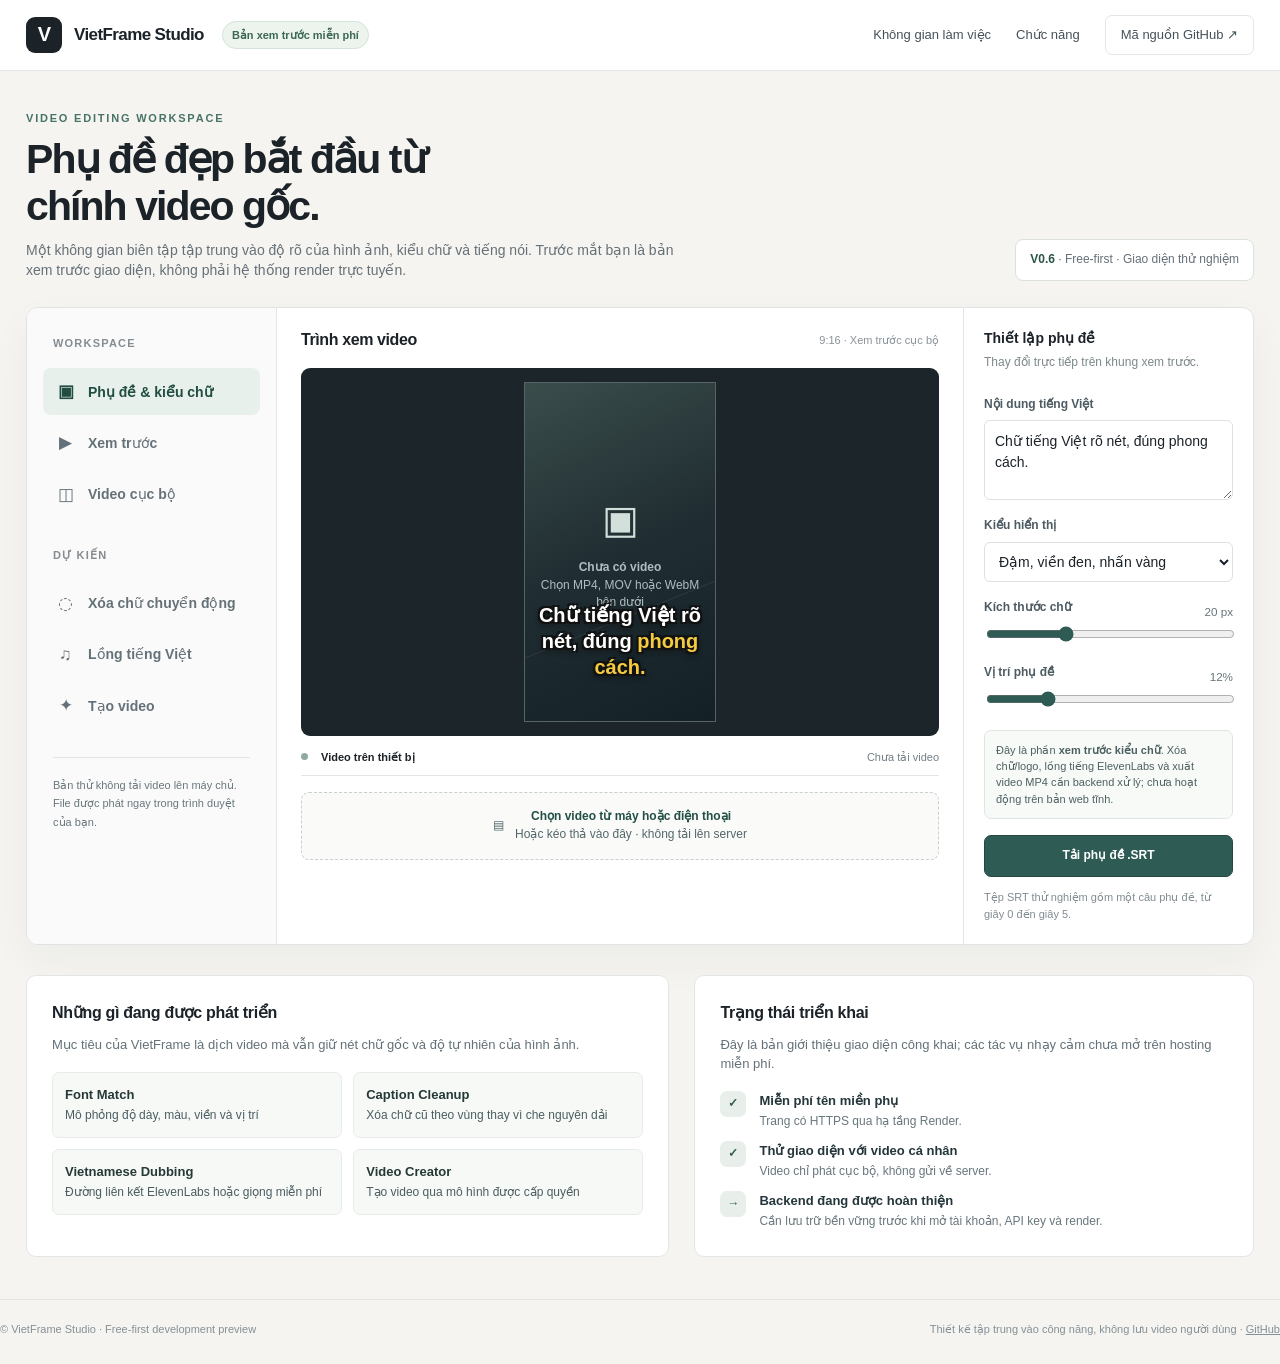
<file: public/preview.html>
<!doctype html>
<html lang="vi">
<head>
<meta charset="utf-8">
<meta name="viewport" content="width=device-width,initial-scale=1">
<meta name="theme-color" content="#F5F4F0">
<meta name="description" content="VietFrame Studio – studio phụ đề và biên tập video với phong cách tinh gọn. Bản xem trước miễn phí.">
<title>VietFrame Studio — Video workspace</title>
<style>
:root{--ink:#1b2228;--muted:#657078;--paper:#f5f4f0;--card:#fff;--line:#e3e6e7;--accent:#2e5c54;--accent-soft:#e4eee8;--gold:#f5cb3f}
*{box-sizing:border-box}html{scroll-behavior:smooth}body{margin:0;background:var(--paper);color:var(--ink);font-family:Inter,"Segoe UI",Arial,sans-serif;line-height:1.48;font-size:14px}button,input,textarea,select{font:inherit}button{cursor:pointer}a{color:inherit;text-decoration:none}a:focus-visible,button:focus-visible,input:focus-visible,textarea:focus-visible,select:focus-visible{outline:3px solid #96b3a8;outline-offset:2px}.page{max-width:1360px;margin:auto;padding:0 26px}
.top{background:#fff;border-bottom:1px solid var(--line)}.top-inner{min-height:70px;display:flex;align-items:center;gap:18px}.logo{display:flex;align-items:center;gap:12px;font-weight:750;font-size:17px;letter-spacing:-.6px}.brand-icon{display:grid;place-items:center;width:36px;height:36px;border-radius:9px;background:var(--ink);color:white;font-size:20px;font-weight:800}.meta{font-size:11px;font-weight:600;border:1px solid #d4e3da;background:#ecf4ed;color:#3d6756;padding:5px 9px;border-radius:20px}.nav{display:flex;align-items:center;gap:25px;margin-left:auto;font-size:13px;color:#455159}.nav a:hover{color:#1c5248}.nav .outline{border:1px solid var(--line);padding:9px 15px;border-radius:7px;background:#fff}
.head{padding:39px 0 26px;display:flex;align-items:flex-end;justify-content:space-between;gap:20px}.eyebrow{color:#477369;text-transform:uppercase;font-size:11px;font-weight:800;letter-spacing:1.8px}.head h1{font-size:clamp(27px,3.2vw,41px);line-height:1.14;letter-spacing:-1.9px;margin:10px 0}.lead{margin:0;color:var(--muted);max-width:650px}.head-tag{border:1px solid #dbe1dc;background:#fff;border-radius:8px;padding:11px 14px;color:#657078;white-space:nowrap;font-size:12px}.head-tag strong{color:#2c554a}
.workspace{display:grid;grid-template-columns:250px minmax(0,1fr) 290px;min-height:550px;background:var(--card);border:1px solid #dfe3e5;border-radius:12px;box-shadow:0 16px 44px rgba(31,44,46,.045);overflow:hidden}.left{padding:22px 16px;border-right:1px solid var(--line);background:#fafafa}.side-h{font-size:11px;color:#858c91;letter-spacing:1.2px;font-weight:750;margin:5px 10px 17px}.side-item{display:flex;align-items:center;gap:12px;color:#657178;padding:11px 12px;border-radius:8px;margin-bottom:4px;font-weight:550}.side-item.active{background:#e8f0eb;color:#224d42;font-weight:750}.glyph{font-size:17px;width:21px;text-align:center}.side-section{margin-top:29px}.side-foot{margin:27px 10px 0;padding-top:18px;border-top:1px solid var(--line);font-size:11px;color:#69777c;line-height:1.7}
.main{padding:20px 24px 25px;min-width:0}.section-top{display:flex;justify-content:space-between;align-items:center;gap:10px;padding-bottom:16px}.section-top h2{font-size:16px;letter-spacing:-.4px;margin:0}.section-top small{color:#899399;font-size:11px}.preview-area{border-radius:9px;min-height:368px;background:#1c2529;display:flex;align-items:center;justify-content:center;overflow:hidden;position:relative;isolation:isolate}.video-stage{height:340px;aspect-ratio:9/16;max-width:90%;position:relative;display:flex;align-items:center;justify-content:center;background:linear-gradient(155deg,#3a4d4b,#202d32 50%,#132026);overflow:hidden;border:1px solid #576365}.video-stage:before{content:"";position:absolute;width:180%;height:1px;background:#ffffff15;top:70%;transform:rotate(-22deg)}.video-stage video{width:100%;height:100%;object-fit:contain;display:none;background:black}.placeholder{color:#aebec0;text-align:center;padding:15px;font-size:12px}.placeholder span{display:block;font-size:39px;margin-bottom:10px;color:#d2dfdb}.subtitle{position:absolute;bottom:12%;left:4%;width:92%;text-align:center;color:white;font-size:clamp(15px,2vw,21px);font-weight:900;text-shadow:2px 2px 0 #111,-2px 2px 0 #111,2px -2px 0 #111,-2px -2px 0 #111,0 3px 6px #111;pointer-events:none;line-height:1.3;overflow-wrap:anywhere}.subtitle mark{background:none;color:var(--gold)}.video-stage[data-style="clean"] .subtitle{font-weight:700;text-shadow:0 2px 6px #000,0 0 1px #000}.video-stage[data-style="cinema"] .subtitle{font-weight:850;text-shadow:0 1px 0 #000,0 2px 7px #000,0 0 2px #000;letter-spacing:.2px}.play-controls{display:flex;align-items:center;gap:13px;padding:13px 0 10px;color:#727f86;font-size:11px;border-bottom:1px solid var(--line)}.dot{width:7px;height:7px;border-radius:50%;background:#91aa9f}.play-controls strong{color:var(--ink);font-weight:650}.info{text-align:right;margin-left:auto}.drag{display:flex;align-items:center;justify-content:center;gap:11px;min-height:68px;padding:13px;border:1px dashed #c7d0d0;border-radius:8px;background:#fafbf9;text-align:center;color:#54666b;font-size:12px;margin-top:16px;cursor:pointer}.drag strong{color:#244f45}.drag.dragover{border-color:#477469;background:#eef7f1}.drag input{display:none}
.right{padding:20px;border-left:1px solid var(--line)}.panel-h{font-weight:780;margin:0 0 5px;font-size:14px}.panel-sub{font-size:12px;color:#7c888b;margin:0 0 24px}.control{margin-bottom:17px}.control label{display:block;font-weight:650;color:#4d5b62;margin-bottom:7px;font-size:12px}.control textarea,.control select,.control input[type="text"],.control input[type="number"]{display:block;width:100%;border:1px solid #dce1e1;background:white;border-radius:6px;padding:10px;color:var(--ink);resize:vertical}.control textarea{min-height:80px}.control input[type="range"]{width:100%;accent-color:var(--accent)}.control .value{display:flex;align-items:center;justify-content:space-between;gap:12px}.control small{color:#67747b}.sample{border:1px solid #e0e5e4;border-radius:7px;background:#f7faf7;padding:11px;margin:16px 0;color:#4d6061;font-size:11px}.btn{border:1px solid #24473f;background:var(--accent);color:white;border-radius:7px;padding:11px 15px;font-size:12px;font-weight:750}.btn.block{width:100%}.btn.secondary{border-color:#d3dcda;background:#fff;color:#305b50}.btn:disabled{opacity:.5;cursor:not-allowed}.small-note{font-size:11px;color:#808c91;line-height:1.6;margin-top:12px}.below{display:grid;grid-template-columns:1.15fr 1fr;gap:25px;padding:30px 0 42px}.pane{background:white;border:1px solid var(--line);border-radius:10px;padding:25px}.pane h3{font-size:16px;margin:0 0 10px;letter-spacing:-.3px}.pane p{color:#637178;font-size:13px;margin:0 0 18px}.feature-grid{display:grid;grid-template-columns:1fr 1fr;gap:11px}.feature{background:#f7f9f7;border:1px solid #e8ece8;padding:12px;border-radius:7px;font-size:12px;color:#4b5d61}.feature b{display:block;color:#253936;font-size:13px;margin-bottom:3px}.steps{display:grid;gap:10px}.step{display:flex;gap:13px;align-items:flex-start;font-size:12px;color:#68777d}.step i{font-style:normal;display:grid;place-items:center;background:#e8eee9;color:#345d50;width:26px;height:26px;flex:0 0 auto;border-radius:7px;font-weight:800}.step strong{display:block;color:#24363b;font-size:13px;margin-bottom:3px}.footer{border-top:1px solid var(--line);color:#849097;font-size:11px;padding:21px 0 27px;display:flex;justify-content:space-between;gap:20px}.footer a{text-decoration:underline}
@media(max-width:1120px){.workspace{grid-template-columns:196px minmax(0,1fr) 265px}.main{padding:18px 15px}.right{padding:18px 14px}.left{padding:18px 10px}}
@media(max-width:900px){.workspace{grid-template-columns:1fr}.left{display:flex;gap:5px;align-items:center;overflow-x:auto;border-right:0;border-bottom:1px solid var(--line);padding:10px}.side-h,.side-foot,.side-section{display:none}.side-item{margin:0;white-space:nowrap;padding:8px 10px;font-size:12px}.left .side-item{display:flex}.main{padding:17px 20px}.right{border-left:0;border-top:1px solid var(--line);padding:21px}.preview-area{min-height:350px}.video-stage{height:322px}.below{grid-template-columns:1fr 1fr}.head-tag{display:none}}
@media(max-width:640px){.page{padding:0 14px}.top-inner{min-height:58px}.logo{font-size:14px}.brand-icon{width:31px;height:31px}.meta{font-size:10px}.nav{gap:9px;font-size:11px}.nav a:not(.outline){display:none}.nav .outline{padding:8px 9px}.head{padding:26px 0 20px}.head h1{font-size:29px;letter-spacing:-1.1px}.lead{font-size:13px}.main{padding:15px}.section-top h2{font-size:14px}.preview-area{min-height:335px}.video-stage{height:315px}.below{grid-template-columns:1fr;gap:12px;padding:17px 0 30px}.pane{padding:18px}.feature-grid{grid-template-columns:1fr 1fr}.footer{flex-direction:column;gap:5px}.side-item{font-size:11px}}
</style>
</head>
<body>
<header class="top"><div class="page top-inner">
<a class="logo" href="/" aria-label="VietFrame Studio, trang chủ"><span class="brand-icon">V</span><span>VietFrame Studio</span></a>
<span class="meta">Bản xem trước miễn phí</span>
<nav class="nav"><a href="#workstation">Không gian làm việc</a><a href="#features">Chức năng</a><a class="outline" href="https://github.com/lenhatbin1905-arch/cinema-nova-cloud/tree/feature/vietframe-studio-free-first-v02" target="_blank" rel="noopener noreferrer">Mã nguồn GitHub ↗</a></nav>
</div></header>
<main class="page">
<div class="head">
<div><div class="eyebrow">Video editing workspace</div><h1>Phụ đề đẹp bắt đầu từ<br>chính video gốc.</h1><p class="lead">Một không gian biên tập tập trung vào độ rõ của hình ảnh, kiểu chữ và tiếng nói. Trước mắt bạn là bản xem trước giao diện, không phải hệ thống render trực tuyến.</p></div>
<div class="head-tag"><strong>V0.6</strong> · Free-first · Giao diện thử nghiệm</div>
</div>
<section class="workspace" id="workstation" aria-label="Trình biên tập phụ đề">
<aside class="left">
<div class="side-h">WORKSPACE</div>
<div class="side-item active"><span class="glyph">▣</span>Phụ đề & kiểu chữ</div>
<div class="side-item"><span class="glyph">▶</span>Xem trước</div>
<div class="side-item"><span class="glyph">◫</span>Video cục bộ</div>
<div class="side-section"><div class="side-h">DỰ KIẾN</div><div class="side-item"><span class="glyph">◌</span>Xóa chữ chuyển động</div><div class="side-item"><span class="glyph">♫</span>Lồng tiếng Việt</div><div class="side-item"><span class="glyph">✦</span>Tạo video</div></div>
<div class="side-foot">Bản thử không tải video lên máy chủ. File được phát ngay trong trình duyệt của bạn.</div>
</aside>
<div class="main">
<div class="section-top"><h2>Trình xem video</h2><small>9:16 · Xem trước cục bộ</small></div>
<div class="preview-area"><div class="video-stage" id="stage" data-style="bold">
<video id="sourceVideo" controls playsinline preload="metadata" aria-label="Video tải từ thiết bị"></video>
<div class="placeholder" id="placeholder"><span>▣</span><strong>Chưa có video</strong><div>Chọn MP4, MOV hoặc WebM bên dưới</div></div>
<div class="subtitle" id="caption"><span id="captionText">Chữ tiếng Việt rõ nét, <mark>đúng phong cách.</mark></span></div>
</div></div>
<div class="play-controls"><span class="dot"></span><strong id="filename">Video trên thiết bị</strong><span class="info" id="duration">Chưa tải video</span></div>
<label class="drag" id="dropTarget">▤ <span><strong>Chọn video từ máy hoặc điện thoại</strong><br>Hoặc kéo thả vào đây · không tải lên server</span>
<input id="videoInput" type="file" accept="video/mp4,video/webm,video/quicktime,video/*"></label>
</div>
<aside class="right">
<h2 class="panel-h">Thiết lập phụ đề</h2><p class="panel-sub">Thay đổi trực tiếp trên khung xem trước.</p>
<div class="control"><label for="captionInput">Nội dung tiếng Việt</label><textarea id="captionInput" maxlength="180" spellcheck="true">Chữ tiếng Việt rõ nét, đúng phong cách.</textarea></div>
<div class="control"><label for="preset">Kiểu hiển thị</label><select id="preset"><option value="bold">Đậm, viền đen, nhấn vàng</option><option value="cinema">Phim tài liệu</option><option value="clean">Tối giản</option></select></div>
<div class="control"><div class="value"><label for="fontSize">Kích thước chữ</label><small id="fontSizeValue">20 px</small></div><input type="range" min="12" max="38" value="20" id="fontSize"></div>
<div class="control"><div class="value"><label for="position">Vị trí phụ đề</label><small id="positionValue">12%</small></div><input type="range" min="5" max="35" value="12" id="position"></div>
<div class="sample">Đây là phần <b>xem trước kiểu chữ</b>. Xóa chữ/logo, lồng tiếng ElevenLabs và xuất video MP4 cần backend xử lý; chưa hoạt động trên bản web tĩnh.</div>
<button type="button" class="btn block" id="downloadSrt">Tải phụ đề .SRT</button>
<div class="small-note" id="message" aria-live="polite">Tệp SRT thử nghiệm gồm một câu phụ đề, từ giây 0 đến giây 5.</div>
</aside></section>
<div class="below" id="features">
<section class="pane"><h3>Những gì đang được phát triển</h3><p>Mục tiêu của VietFrame là dịch video mà vẫn giữ nét chữ gốc và độ tự nhiên của hình ảnh.</p>
<div class="feature-grid"><div class="feature"><b>Font Match</b>Mô phỏng độ dày, màu, viền và vị trí</div><div class="feature"><b>Caption Cleanup</b>Xóa chữ cũ theo vùng thay vì che nguyên dải</div><div class="feature"><b>Vietnamese Dubbing</b>Đường liên kết ElevenLabs hoặc giọng miễn phí</div><div class="feature"><b>Video Creator</b>Tạo video qua mô hình được cấp quyền</div></div></section>
<section class="pane"><h3>Trạng thái triển khai</h3><p>Đây là bản giới thiệu giao diện công khai; các tác vụ nhạy cảm chưa mở trên hosting miễn phí.</p>
<div class="steps"><div class="step"><i>✓</i><span><strong>Miễn phí tên miền phụ</strong>Trang có HTTPS qua hạ tầng Render.</span></div><div class="step"><i>✓</i><span><strong>Thử giao diện với video cá nhân</strong>Video chỉ phát cục bộ, không gửi về server.</span></div><div class="step"><i>→</i><span><strong>Backend đang được hoàn thiện</strong>Cần lưu trữ bền vững trước khi mở tài khoản, API key và render.</span></div></div>
</section>
</div>
</main>
<footer class="page footer"><span>© VietFrame Studio · Free-first development preview</span><span>Thiết kế tập trung vào công năng, không lưu video người dùng · <a href="https://github.com/lenhatbin1905-arch/cinema-nova-cloud" target="_blank" rel="noopener noreferrer">GitHub</a></span></footer>
<script>
(function(){
"use strict";
var inp=document.getElementById("videoInput"),v=document.getElementById("sourceVideo"),stage=document.getElementById("stage"),drop=document.getElementById("dropTarget"),caption=document.getElementById("caption"),txt=document.getElementById("captionText"),box=document.getElementById("captionInput"),preset=document.getElementById("preset"),size=document.getElementById("fontSize"),pos=document.getElementById("position"),message=document.getElementById("message"),objectURL=null;
function renderCaption(){
var val=box.value.trim()||" ";
txt.textContent=val;
stage.dataset.style=preset.value;
caption.style.fontSize=size.value+"px";
caption.style.bottom=pos.value+"%";
document.getElementById("fontSizeValue").textContent=size.value+" px";
document.getElementById("positionValue").textContent=pos.value+"%";
if(preset.value==="bold"){
var words=val.split(" ");if(words.length>4){
txt.textContent=words.slice(0,-2).join(" ")+" ";
var mark=document.createElement("mark");mark.textContent=words.slice(-2).join(" ");txt.appendChild(mark);
}
}
}
function loadFile(f){
if(!f)return;
if(!f.type.startsWith("video/")){message.textContent="Vui lòng chọn một tệp video hợp lệ.";return;}
if(objectURL)URL.revokeObjectURL(objectURL);
objectURL=URL.createObjectURL(f);v.src=objectURL;v.style.display="block";document.getElementById("placeholder").style.display="none";document.getElementById("filename").textContent=f.name;document.getElementById("duration").textContent=(f.size/1024/1024).toFixed(1)+" MB · Chỉ xem cục bộ";v.load();message.textContent="Đã mở video trên thiết bị. Không có dữ liệu nào được tải lên.";
}
inp.addEventListener("change",function(){loadFile(inp.files&&inp.files[0]);});
drop.addEventListener("dragover",function(e){e.preventDefault();drop.classList.add("dragover");});
drop.addEventListener("dragleave",function(){drop.classList.remove("dragover");});
drop.addEventListener("drop",function(e){e.preventDefault();drop.classList.remove("dragover");loadFile(e.dataTransfer.files&&e.dataTransfer.files[0]);});
[box,preset,size,pos].forEach(function(el){el.addEventListener("input",renderCaption);el.addEventListener("change",renderCaption);});
document.getElementById("downloadSrt").addEventListener("click",function(){
var line=(box.value.trim()||"Phụ đề tiếng Việt").replace(/\s+/g," ");
var srt="1\n00:00:00,000 --> 00:00:05,000\n"+line+"\n";
var blob=new Blob([srt],{type:"text/plain;charset=utf-8"});var url=URL.createObjectURL(blob);
var a=document.createElement("a");a.href=url;a.download="vietframe-phu-de-thu.srt";document.body.appendChild(a);a.click();a.remove();setTimeout(function(){URL.revokeObjectURL(url);},1000);
message.textContent="Đã tải phụ đề SRT 0–5 giây. Video chưa được render.";
});
renderCaption();
})();
</script>
</body></html>
</file>
